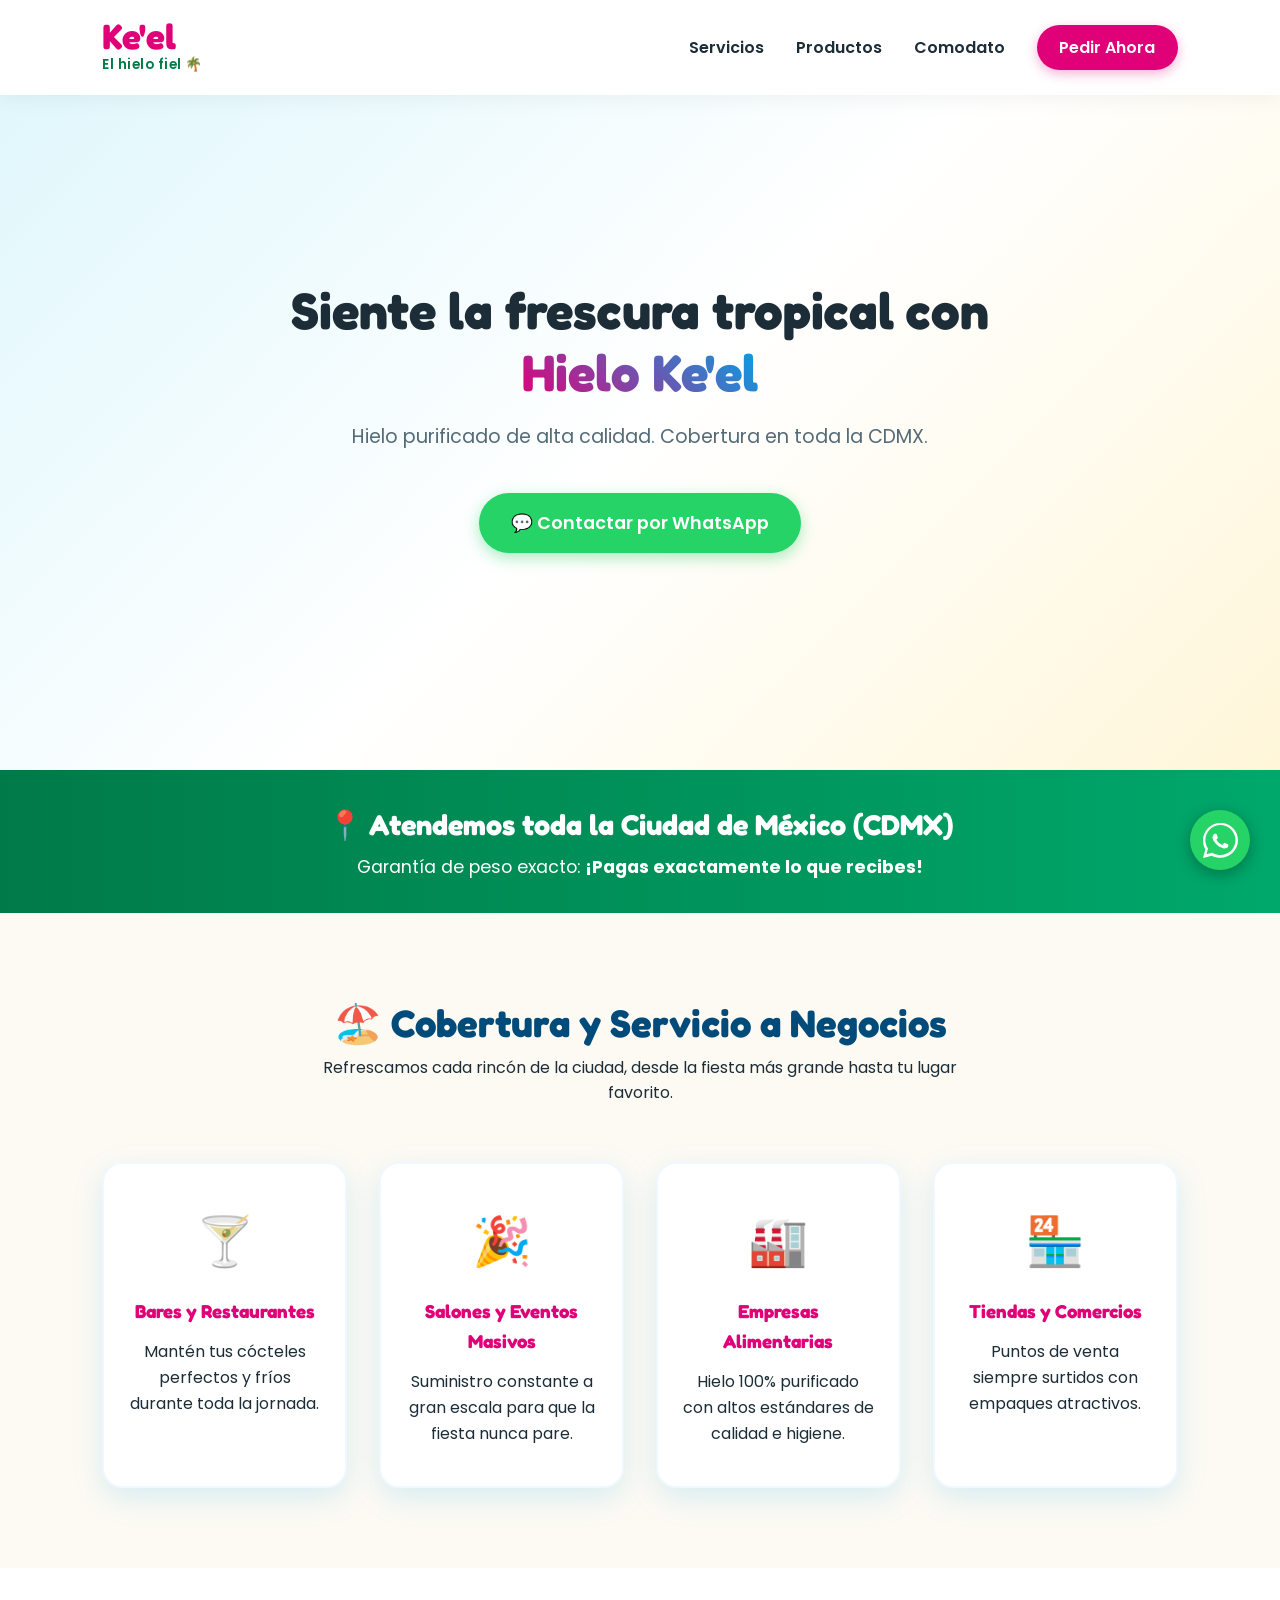
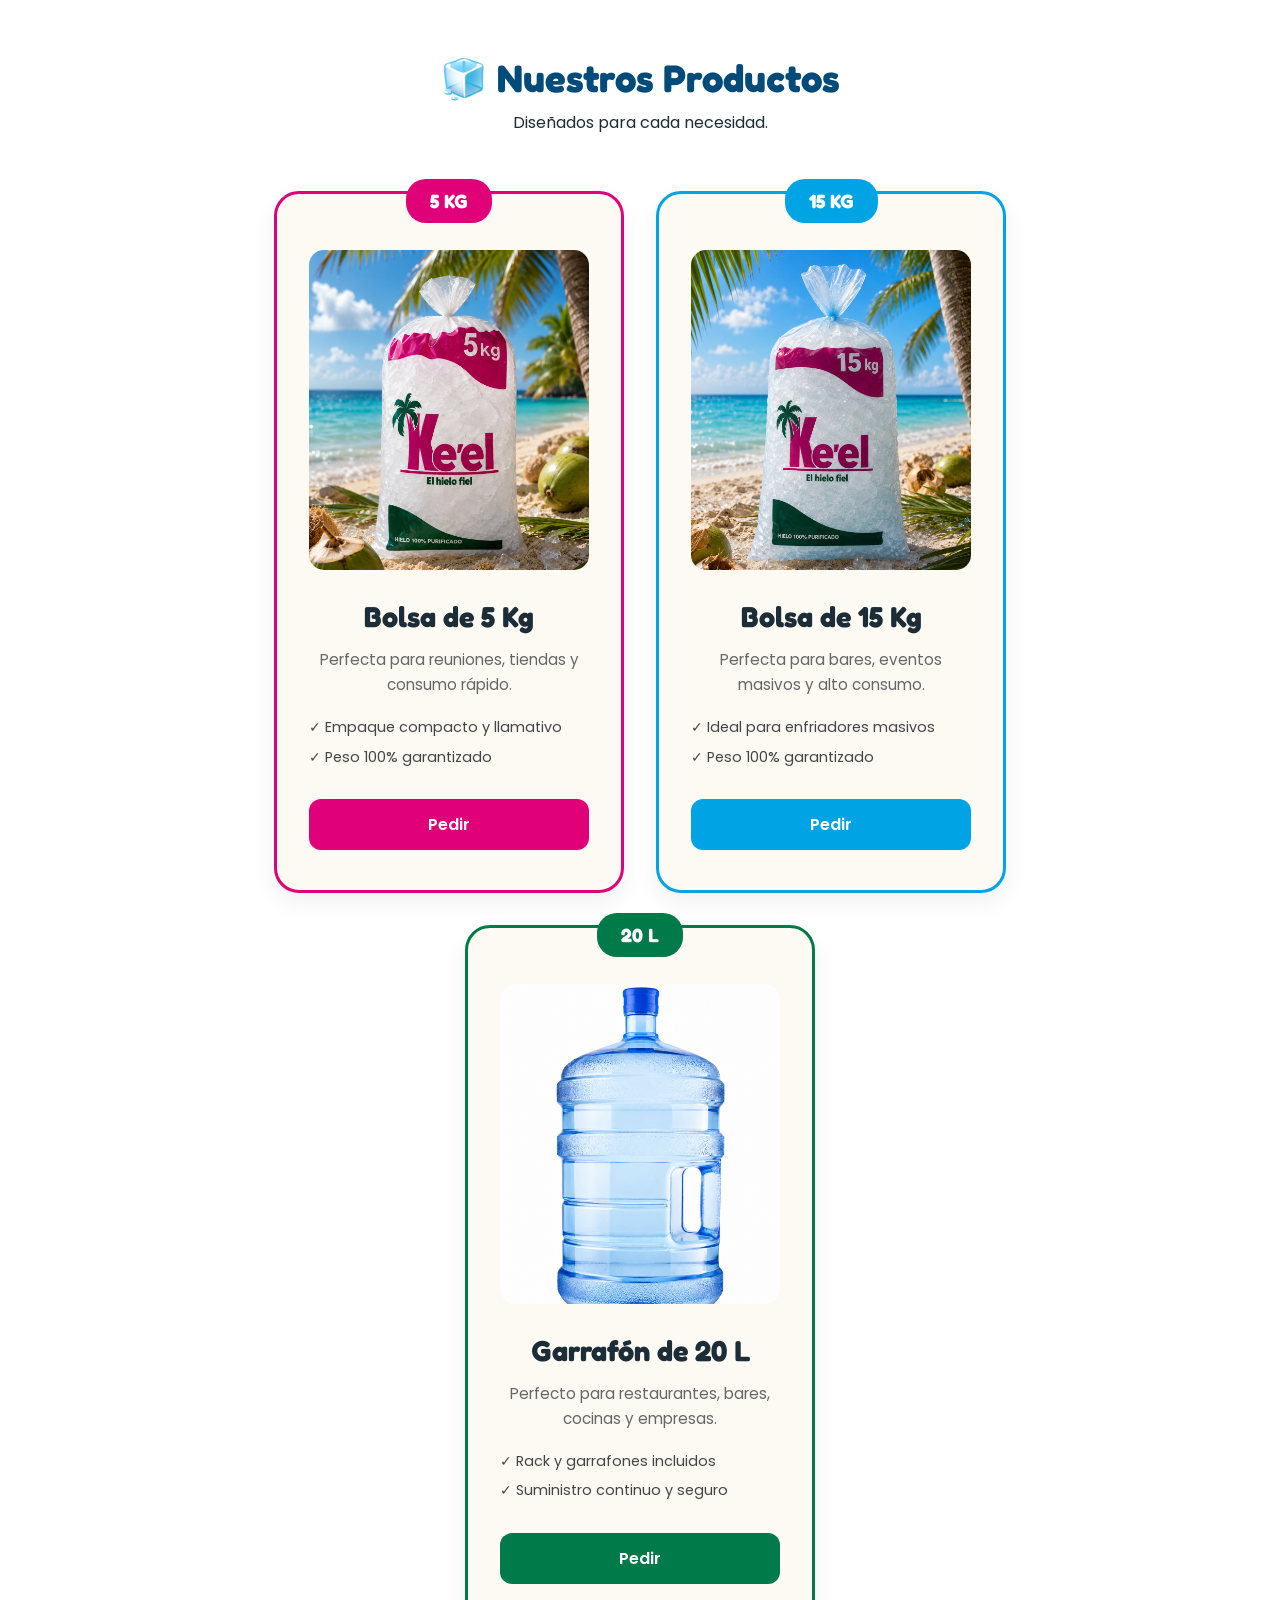
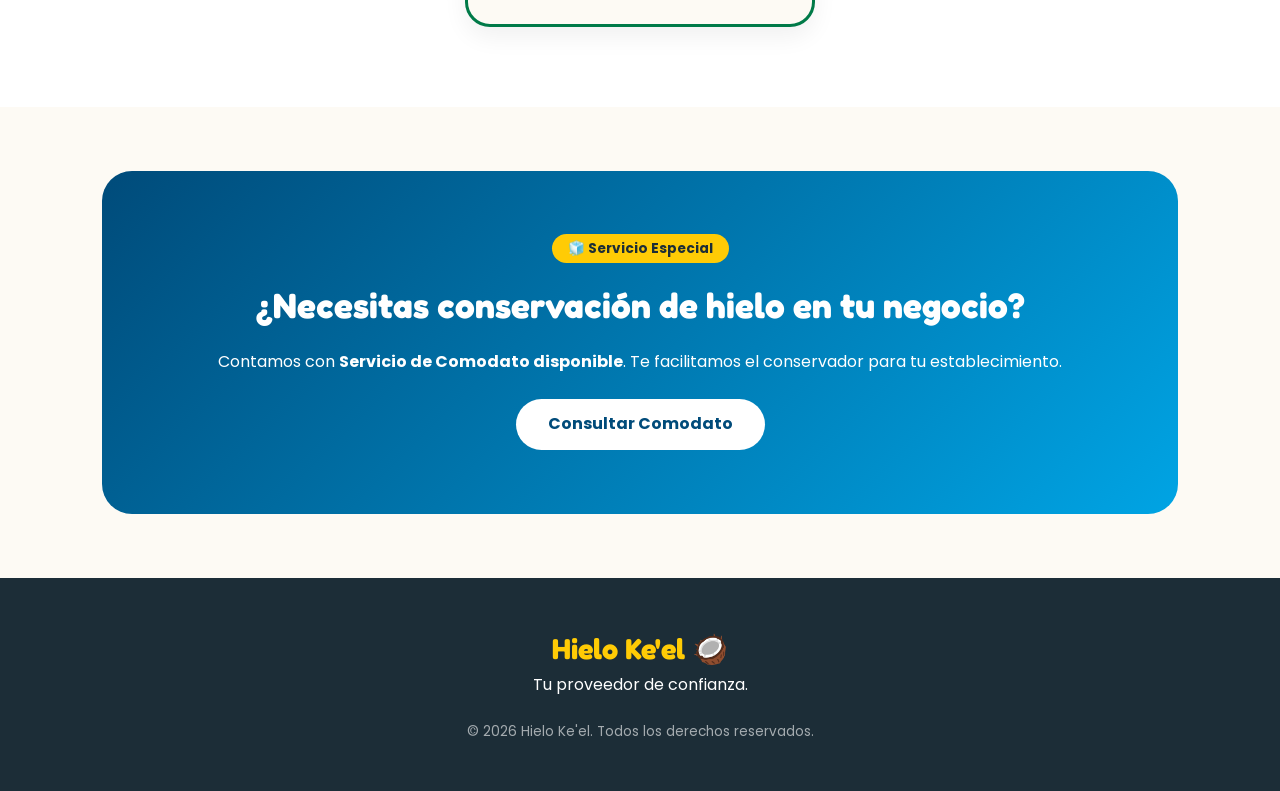
<file: index.html>
<!DOCTYPE html>
<html lang="es">
<head>
    <meta charset="UTF-8">
    <meta name="viewport" content="width=device-width, initial-scale=1.0">
    <title>Hielo Ke'el - El Hielo Fiel</title>
    <link rel="stylesheet" href="styles.css">
    <!-- Google Fonts para una tipografía fresca y moderna -->
    <link rel="preconnect" href="https://fonts.googleapis.com">
    <link rel="preconnect" href="https://fonts.gstatic.com" crossorigin>
    <link href="https://fonts.googleapis.com/css2?family=Fredoka:wght@400;600;700&family=Poppins:wght@300;400;600&display=swap" rel="stylesheet">
</head>
<body>

    <!-- Encabezado / Navegación -->
    <header class="navbar">
        <div class="logo-container">
            <span class="logo-text">Ke'el</span>
            <span class="logo-tagline">El hielo fiel 🌴</span>
        </div>
        <nav>
            <a href="#servicios">Servicios</a>
            <a href="#productos">Productos</a>
            <a href="#nosotros">Comodato</a>
            <a href="https://wa.me/525653923974?text=¡Hola!%20Me%20interesa%20solicitar%20un%20pedido%20de%20Hielo%20Ke'el" class="btn-nav" target="_blank">Pedir Ahora</a>
        </nav>
    </header>

    <!-- Sección Hero (Vibra Playera) -->
    <section class="hero">
        <div class="hero-overlay"></div>
        <div class="hero-content">
            <h1>Siente la frescura tropical con <span>Hielo Ke'el</span></h1>
            <p>Hielo purificado de alta calidad. Cobertura en toda la CDMX.</p>
            <div class="hero-buttons">
                <a href="https://wa.me/525653923974?text=¡Hola!%20Quiero%20más%20información%20sobre%20Hielo%20Ke'el" target="_blank" class="btn-primary">💬 Contactar por WhatsApp</a>
            </div>
        </div>
        <!-- Elementos decorativos playeros -->
        <div class="wave"></div>
    </section>

    <!-- Cobertura y Promesa -->
    <section class="banner-cobertura">
        <h2>📍 Atendemos toda la Ciudad de México (CDMX)</h2>
        <p>Garantía de peso exacto: <strong>¡Pagas exactamente lo que recibes!</strong></p>
    </section>

    <!-- Sección de Servicios / Sectores -->
    <section id="servicios" class="servicios-section">
        <div class="section-header">
            <h2>🏖️ Cobertura y Servicio a Negocios</h2>
            <p>Refrescamos cada rincón de la ciudad, desde la fiesta más grande hasta tu lugar favorito.</p>
        </div>
        <div class="grid-servicios">
            <div class="card-servicio">
                <span class="icon">🍸</span>
                <h3>Bares y Restaurantes</h3>
                <p>Mantén tus cócteles perfectos y fríos durante toda la jornada.</p>
            </div>
            <div class="card-servicio">
                <span class="icon">🎉</span>
                <h3>Salones y Eventos Masivos</h3>
                <p>Suministro constante a gran escala para que la fiesta nunca pare.</p>
            </div>
            <div class="card-servicio">
                <span class="icon">🏭</span>
                <h3>Empresas Alimentarias</h3>
                <p>Hielo 100% purificado con altos estándares de calidad e higiene.</p>
            </div>
            <div class="card-servicio">
                <span class="icon">🏪</span>
                <h3>Tiendas y Comercios</h3>
                <p>Puntos de venta siempre surtidos con empaques atractivos.</p>
            </div>
        </div>
    </section>

    <!-- Sección de Productos -->
    <section id="productos" class="productos-section">
        <div class="section-header">
            <h2>🧊 Nuestros Productos</h2>
            <p>Diseñados para cada necesidad.</p>
        </div>

        <div class="grid-productos">
            <!-- Bolsa de 5 Kg -->
            <div class="card-producto rosa-verde">
                <div class="tag-peso">5 KG</div>
                <div class="img-container">
                    <img src="tarjeta5kg.png" alt="Bolsa de Hielo Ke'el 5kg">
                </div>
                <h3>Bolsa de 5 Kg</h3>
                <p class="desc">Perfecta para reuniones, tiendas y consumo rápido.</p>
                <ul class="features">
                    <li>✓ Empaque compacto y llamativo</li>
                    <li>✓ Peso 100% garantizado</li>
                </ul>
                <a href="https://wa.me/525653923974?text=¡Hola!%20Quiero%20pedir%20bolsas%20de%205kg%20de%20Hielo%20Ke'el" target="_blank" class="btn-card">Pedir</a>
            </div>

            <!-- Bolsa de 15 Kg -->
            <div class="card-producto azul-plano">
                <div class="tag-peso azul">15 KG</div>
                <div class="img-container">
                    <img src="tarjeta15kg.png" alt="Bolsa de Hielo Ke'el 15kg">
                </div>
                <h3>Bolsa de 15 Kg</h3>
                <p class="desc">Perfecta para bares, eventos masivos y alto consumo.</p>
                <ul class="features">
                    <li>✓ Ideal para enfriadores masivos</li>
                    <li>✓ Peso 100% garantizado</li>
                </ul>
                <a href="https://wa.me/525653923974?text=¡Hola!%20Quiero%20pedir%20bolsas%20de%2015kg%20de%20Hielo%20Ke'el" target="_blank" class="btn-card azul">Pedir</a>
            </div>

            <!-- Garrafón de 20 L (NUEVO PRODUCTO) -->
            <div class="card-producto verde-garrafon">
                <div class="tag-peso verde">20 L</div>
                <div class="img-container">
                    <img src="tarjetagarrafon.png" alt="Bolsa de Hielo Ke'el 5kg">
                </div>
                <h3>Garrafón de 20 L</h3>
                <p class="desc">Perfecto para restaurantes, bares, cocinas y empresas.</p>
                <ul class="features">
                    <li>✓ Rack y garrafones incluidos</li>
                    <li>✓ Suministro continuo y seguro</li>
                </ul>
                <a href="https://wa.me/525653923974?text=¡Hola!%20Quiero%20pedir%20información%20sobre%20el%20Garrafón%20de%2020L%20de%20Hielo%20Ke'el" target="_blank" class="btn-card verde">Pedir</a>
            </div>
        </div>
    </section>

    <!-- Banner Comodato -->
    <section id="nosotros" class="comodato-banner">
        <div class="comodato-content">
            <span class="badge-comodato">🧊 Servicio Especial</span>
            <h2>¿Necesitas conservación de hielo en tu negocio?</h2>
            <p>Contamos con <strong>Servicio de Comodato disponible</strong>. Te facilitamos el conservador para tu establecimiento.</p>
            <a href="https://wa.me/525653923974?text=¡Hola!%20Me%20interesa%20información%20sobre%20el%20servicio%20de%20Comodato" target="_blank" class="btn-comodato">Consultar Comodato</a>
        </div>
    </section>

    <!-- Pie de página -->
    <footer>
        <div class="footer-content">
            <h3>Hielo Ke'el 🥥</h3>
            <p>Tu proveedor de confianza.</p>
            <p class="copy">&copy; 2026 Hielo Ke'el. Todos los derechos reservados.</p>
        </div>
    </footer>

    <!-- Botón Flotante de WhatsApp -->
    <a href="https://wa.me/525653923974?text=¡Hola!%20Quiero%20realizar%20un%20pedido%20de%20Hielo%20Ke'el" class="whatsapp-float" target="_blank" aria-label="Contacto WhatsApp">
        <svg viewBox="0 0 32 32" class="whatsapp-icon">
            <path d="M16 0c-8.837 0-16 7.163-16 16 0 2.825 0.737 5.607 2.137 8.048l-2.137 7.952 8.135-2.133c2.372 1.297 5.051 1.98 7.865 1.98 8.837 0 16-7.163 16-16s-7.163-16-16-16zM16 29.333c-2.49 0-4.927-0.662-7.062-1.917l-0.507-0.298-5.232 1.371 1.395-5.101-0.328-0.521c-1.372-2.185-2.099-4.717-2.099-7.301 0-7.59 6.176-13.766 13.766-13.766s13.766 6.176 13.766 13.766c0 7.59-6.176 13.766-13.766 13.766zM22.502 19.364c-0.357-0.179-2.112-1.043-2.439-1.162s-0.565-0.179-0.803 0.179c-0.238 0.357-0.923 1.162-1.131 1.4-0.208 0.238-0.417 0.268-0.774 0.089s-1.511-0.557-2.879-1.777c-1.064-0.949-1.783-2.122-1.991-2.479s-0.022-0.55 0.156-0.728c0.161-0.161 0.357-0.417 0.536-0.625s0.238-0.357 0.357-0.595c0.119-0.238 0.06-0.446-0.030-0.625s-0.803-1.935-1.101-2.649c-0.291-0.696-0.587-0.601-0.803-0.612s-0.446-0.012-0.685-0.012c-0.238 0-0.625 0.089-0.952 0.446s-1.25 1.221-1.25 2.977 1.28 3.453 1.458 3.691c0.179 0.238 2.519 3.847 6.103 5.392 0.853 0.368 1.519 0.588 2.039 0.753 0.856 0.272 1.636 0.233 2.253 0.141 0.688-0.103 2.112-0.863 2.41-1.697s0.298-1.548 0.208-1.697c-0.089-0.149-0.327-0.238-0.685-0.417z"></path>
        </svg>
    </a>

</body>
</html>
</file>
<file: styles.css>
/* ==========================================
   VARIABLES Y PALETA DE COLORES (PLAYERA)
   ========================================== */
:root {
    --rosa-keel: #e00078;      /* Rosa característico de Ke'el */
    --verde-keel: #007a48;     /* Verde de la palmera Ke'el */
    --azul-oceano: #00a4e4;    /* Azul brillante / mar tropical */
    --azul-profundo: #004b7a;  /* Azul noche/mar profundo */
    --amarillo-sol: #ffcb05;   /* Cálido sol playero */
    --arena-fina: #fdfaf4;      /* Fondo suave cálido */
    --blanco: #ffffff;
    --texto-oscuro: #1c2d37;
    --sombra-playera: 0 10px 30px rgba(0, 164, 228, 0.15);
}

* {
    margin: 0;
    padding: 0;
    box-sizing: border-box;
}

body {
    font-family: 'Poppins', sans-serif;
    background-color: var(--arena-fina);
    color: var(--texto-oscuro);
    line-height: 1.6;
    overflow-x: hidden;
}

h1, h2, h3, .logo-text {
    font-family: 'Fredoka', cursive, sans-serif;
}

/* ==========================================
   NAVBAR FRESCA
   ========================================== */
.navbar {
    display: flex;
    justify-content: space-between;
    align-items: center;
    padding: 1.2rem 8%;
    background: rgba(255, 255, 255, 0.95);
    backdrop-filter: blur(10px);
    position: sticky;
    top: 0;
    z-index: 1000;
    box-shadow: 0 4px 20px rgba(0,0,0,0.05);
}

.logo-container {
    display: flex;
    flex-direction: column;
}

.logo-text {
    font-size: 2.2rem;
    font-weight: 700;
    color: var(--rosa-keel);
    line-height: 1;
}

.logo-tagline {
    font-size: 0.85rem;
    color: var(--verde-keel);
    font-weight: 600;
    letter-spacing: 0.5px;
}

nav {
    display: flex;
    align-items: center;
    gap: 2rem;
}

nav a {
    text-decoration: none;
    color: var(--texto-oscuro);
    font-weight: 600;
    transition: color 0.3s ease;
}

nav a:hover {
    color: var(--rosa-keel);
}

.btn-nav {
    background: var(--rosa-keel);
    color: var(--blanco) !important;
    padding: 0.6rem 1.4rem;
    border-radius: 50px;
    box-shadow: 0 4px 12px rgba(224, 0, 120, 0.3);
    transition: transform 0.3s ease, background 0.3s ease !important;
}

.btn-nav:hover {
    transform: translateY(-2px);
    background: #c20068;
}

/* ==========================================
   HERO PLAYERO CON DEGRADADO Y SOL
   ========================================== */
.hero {
    position: relative;
    padding: 6rem 8% 8rem 8%;
    background: linear-gradient(135deg, #e0f7fc 0%, #ffffff 50%, #fff6d9 100%);
    text-align: center;
    display: flex;
    justify-content: center;
    align-items: center;
    min-height: 75vh;
}

.hero-content {
    max-width: 800px;
    z-index: 2;
}

.badge {
    background: #e0f7fa;
    color: var(--azul-profundo);
    padding: 0.5rem 1.2rem;
    border-radius: 30px;
    font-size: 0.9rem;
    font-weight: 600;
    display: inline-block;
    margin-bottom: 1.5rem;
    border: 1px solid #b2ebf2;
}

.hero h1 {
    font-size: 3.2rem;
    color: var(--texto-oscuro);
    margin-bottom: 1.2rem;
    line-height: 1.2;
}

.hero h1 span {
    color: var(--rosa-keel);
    background: linear-gradient(45deg, var(--rosa-keel), var(--azul-oceano));
    -webkit-background-clip: text;
    -webkit-text-fill-color: transparent;
}

.hero p {
    font-size: 1.2rem;
    color: #556b78;
    margin-bottom: 2.5rem;
}

.hero-buttons {
    display: flex;
    gap: 1.2rem;
    justify-content: center;
    flex-wrap: wrap;
}

.btn-primary {
    background: #25D366;
    color: white;
    text-decoration: none;
    padding: 1rem 2rem;
    border-radius: 50px;
    font-weight: 600;
    font-size: 1.1rem;
    box-shadow: 0 5px 15px rgba(37, 211, 102, 0.4);
    transition: transform 0.3s ease, box-shadow 0.3s ease;
}

.btn-primary:hover {
    transform: translateY(-3px);
    box-shadow: 0 8px 20px rgba(37, 211, 102, 0.6);
}

.btn-secondary {
    background: var(--azul-oceano);
    color: white;
    text-decoration: none;
    padding: 1rem 2rem;
    border-radius: 50px;
    font-weight: 600;
    font-size: 1.1rem;
    box-shadow: 0 5px 15px rgba(0, 164, 228, 0.3);
    transition: transform 0.3s ease;
}

.btn-secondary:hover {
    transform: translateY(-3px);
}

/* ==========================================
   BANNER COBERTURA
   ========================================== */
.banner-cobertura {
    background: linear-gradient(90deg, var(--verde-keel), #00a86b);
    color: white;
    text-align: center;
    padding: 2rem 5%;
    font-size: 1.1rem;
}

.banner-cobertura h2 {
    font-size: 1.8rem;
    margin-bottom: 0.3rem;
}

/* ==========================================
   SECCIÓN SERVICIOS / SECTORES
   ========================================== */
.servicios-section {
    padding: 5rem 8%;
    background-color: var(--arena-fina);
}

.section-header {
    text-align: center;
    max-width: 650px;
    margin: 0 auto 3.5rem auto;
}

.section-header h2 {
    font-size: 2.4rem;
    color: var(--azul-profundo);
}

.grid-servicios {
    display: grid;
    grid-template-columns: repeat(auto-fit, minmax(230px, 1fr));
    gap: 2rem;
}

.card-servicio {
    background: white;
    padding: 2.5rem 1.5rem;
    border-radius: 20px;
    text-align: center;
    box-shadow: var(--sombra-playera);
    border: 2px solid #f0f8ff;
    transition: transform 0.3s ease;
}

.card-servicio:hover {
    transform: translateY(-8px);
}

.card-servicio .icon {
    font-size: 3rem;
    display: block;
    margin-bottom: 1rem;
}

.card-servicio h3 {
    color: var(--rosa-keel);
    margin-bottom: 0.8rem;
}

/* ==========================================
   PRODUCTOS (AJUSTE DE GRID PARA 3 TARJETAS)
   ========================================== */
.productos-section {
    padding: 5rem 8%;
    background: white;
}

.grid-productos {
    display: flex;
    justify-content: center;
    gap: 2rem;
    flex-wrap: wrap;
}

.card-producto {
    background: var(--arena-fina);
    border-radius: 25px;
    padding: 2.5rem 2rem;
    width: 100%;
    max-width: 350px; /* Tamaño optimizado para 3 productos horizontales */
    position: relative;
    box-shadow: 0 10px 25px rgba(0,0,0,0.06);
    display: flex;
    flex-direction: column;
    align-items: center;
    border: 3px solid transparent;
}

.card-producto.rosa-verde {
    border-color: var(--rosa-keel);
}

.card-producto.azul-plano {
    border-color: var(--azul-oceano);
}

.card-producto.verde-garrafon {
    border-color: var(--verde-keel);
}

.tag-peso {
    position: absolute;
    top: -15px;
    background: var(--rosa-keel);
    color: white;
    font-family: 'Fredoka', sans-serif;
    padding: 0.4rem 1.5rem;
    border-radius: 20px;
    font-weight: 700;
    font-size: 1.2rem;
}

.tag-peso.azul {
    background: var(--azul-oceano);
}

.tag-peso.verde {
    background: var(--verde-keel);
}

/* Cortar la imagen de 5kg */
.card-producto.rosa-verde .img-container {
    width: 100%;
    height: 320px;
    overflow: hidden;
    border-radius: 15px;
    margin: 1rem 0;
    background-color: #f5f5f5;
}

.card-producto.rosa-verde .img-container img {
    width: 100%;
    height: 100%;
    object-fit: cover;
}

.card-producto.azul-plano .img-container {
    width: 100%;
    height: 320px;
    border-radius: 15px;
    margin: 1rem 0;
    overflow: hidden;
}

.card-producto.azul-plano .img-container img {
    width: 100%;
    height: 100%;
    object-fit: cover;
}

/* Contenedor e imagen del Garrafón 20 L */
.card-producto.verde-garrafon .img-container {
    width: 100%;
    height: 320px;
    border-radius: 15px;
    margin: 1rem 0;
    overflow: hidden;
}

.card-producto.verde-garrafon .img-container img {
    width: 100%;
    height: 109%;
    object-fit: cover;
    border-radius: 15px;
}

.card-producto h3 {
    font-size: 1.8rem;
    margin-top: 0.5rem;
}

.card-producto .desc {
    text-align: center;
    font-size: 0.95rem;
    color: #666;
    margin: 0.5rem 0 1.2rem 0;
}

.features {
    list-style: none;
    width: 100%;
    margin-bottom: 1.5rem;
}

.features li {
    font-size: 0.9rem;
    margin-bottom: 0.4rem;
    color: #444;
}

.btn-card {
    background: var(--rosa-keel);
    color: white;
    text-decoration: none;
    width: 100%;
    text-align: center;
    padding: 0.8rem;
    border-radius: 12px;
    font-weight: 600;
    transition: background 0.3s ease;
}

.btn-card.azul {
    background: var(--azul-oceano);
}

.btn-card.verde {
    background: var(--verde-keel);
}

.btn-card:hover {
    opacity: 0.9;
}

/* ==========================================
   COMODATO SECCIÓN
   ========================================== */
.comodato-banner {
    background: linear-gradient(135deg, var(--azul-profundo), var(--azul-oceano));
    color: white;
    padding: 4rem 8%;
    border-radius: 30px;
    margin: 4rem 8%;
    text-align: center;
}

.badge-comodato {
    background: var(--amarillo-sol);
    color: var(--texto-oscuro);
    padding: 0.3rem 1rem;
    border-radius: 20px;
    font-size: 0.85rem;
    font-weight: 700;
}

.comodato-banner h2 {
    font-size: 2.2rem;
    margin: 1rem 0;
}

.btn-comodato {
    display: inline-block;
    margin-top: 1.5rem;
    background: white;
    color: var(--azul-profundo);
    text-decoration: none;
    padding: 0.8rem 2rem;
    border-radius: 50px;
    font-weight: 700;
    transition: transform 0.3s ease;
}

.btn-comodato:hover {
    transform: scale(1.05);
}

/* ==========================================
   FOOTER & WHATSAPP FLOTANTE
   ========================================== */
footer {
    background: var(--texto-oscuro);
    color: white;
    text-align: center;
    padding: 3rem 5%;
}

footer h3 {
    color: var(--amarillo-sol);
    font-size: 1.8rem;
}

footer .copy {
    margin-top: 1.5rem;
    font-size: 0.85rem;
    opacity: 0.6;
}

.whatsapp-float {
    position: fixed;
    width: 60px;
    height: 60px;
    bottom: 30px;
    right: 30px;
    background-color: #25d366;
    border-radius: 50px;
    box-shadow: 0 4px 15px rgba(0,0,0,0.3);
    z-index: 1000;
    display: flex;
    align-items: center;
    justify-content: center;
    transition: transform 0.3s ease;
}

.whatsapp-float:hover {
    transform: scale(1.1);
}

.whatsapp-icon {
    width: 35px;
    height: 35px;
    fill: white;
}

/* ==========================================
   RESPONSIVE DESIGN (MÓVILES Y TABLETS)
   ========================================== */
@media (max-width: 768px) {
    .navbar {
        flex-direction: column;
        gap: 1rem;
    }

    nav {
        gap: 1rem;
        font-size: 0.9rem;
    }

    .hero h1 {
        font-size: 2.2rem;
    }

    .comodato-banner {
        margin: 2rem 4%;
        padding: 2.5rem 1.5rem;
    }
}
</file>
